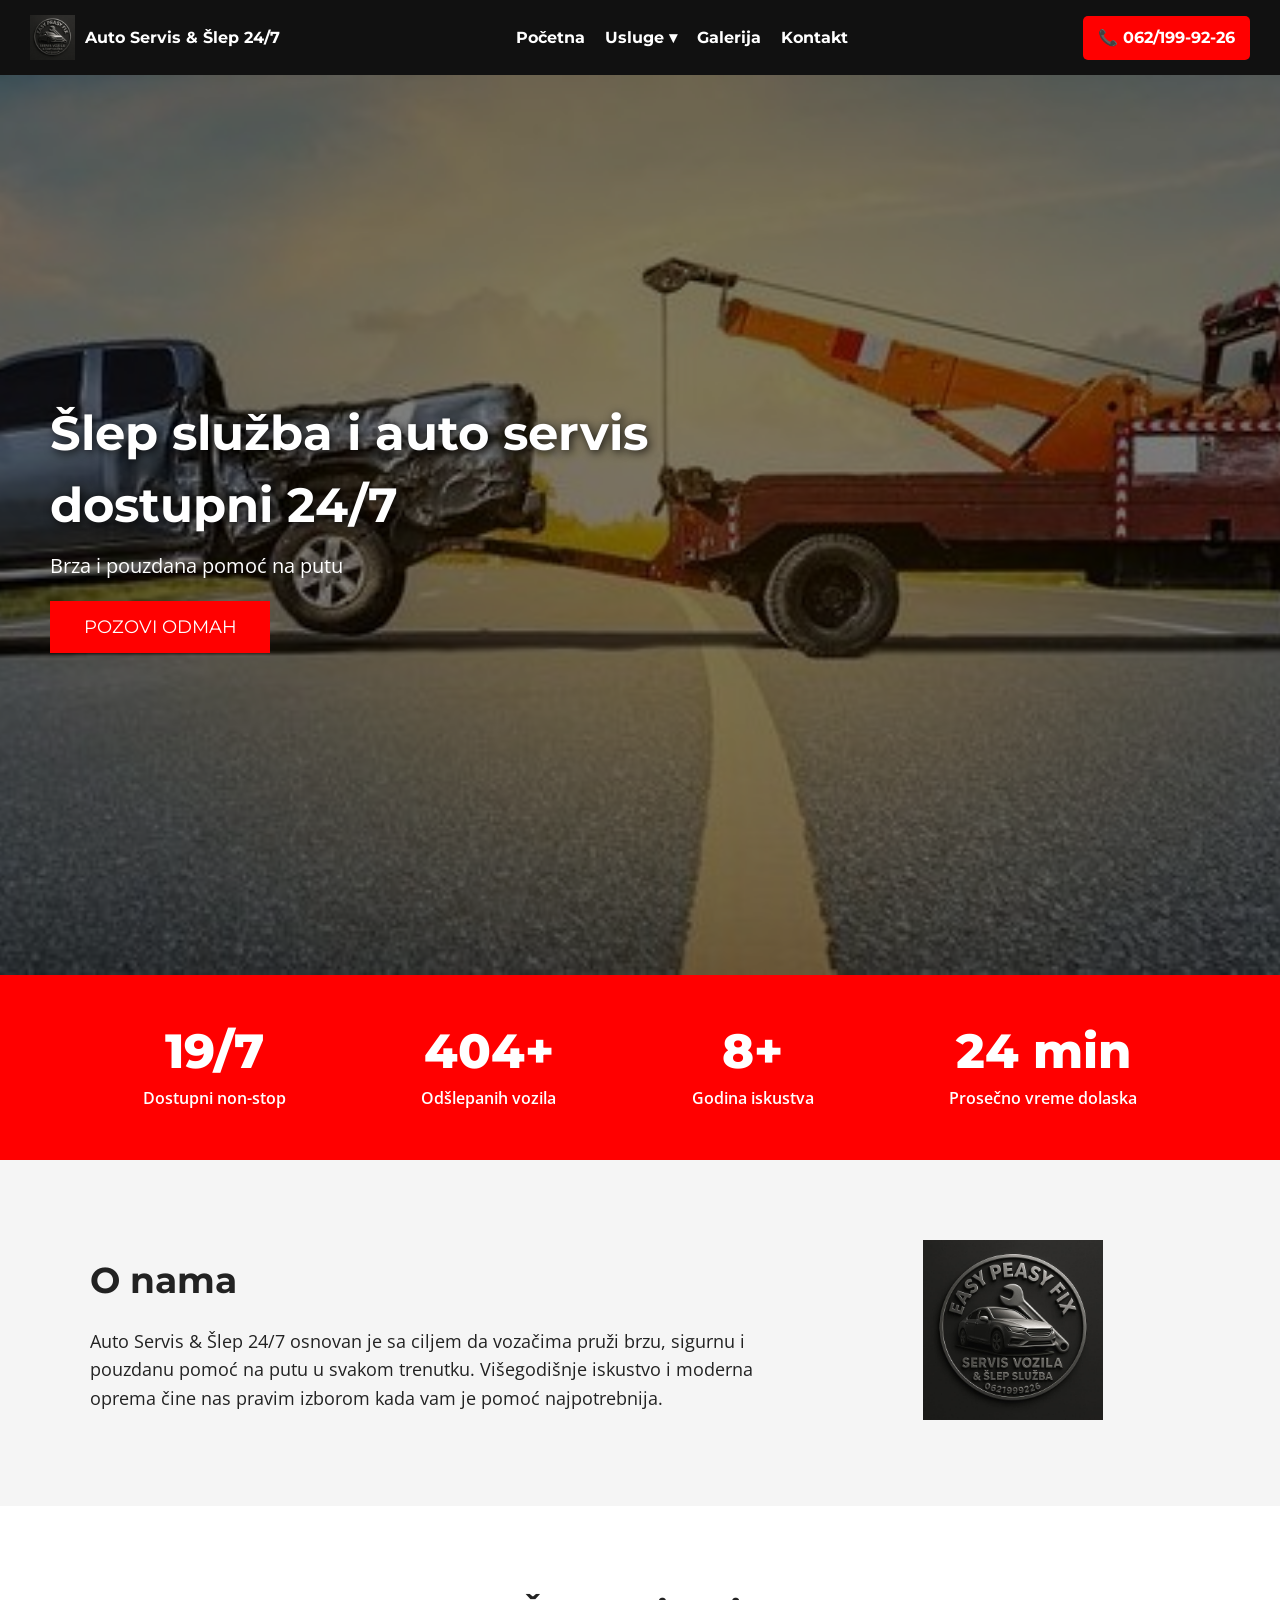
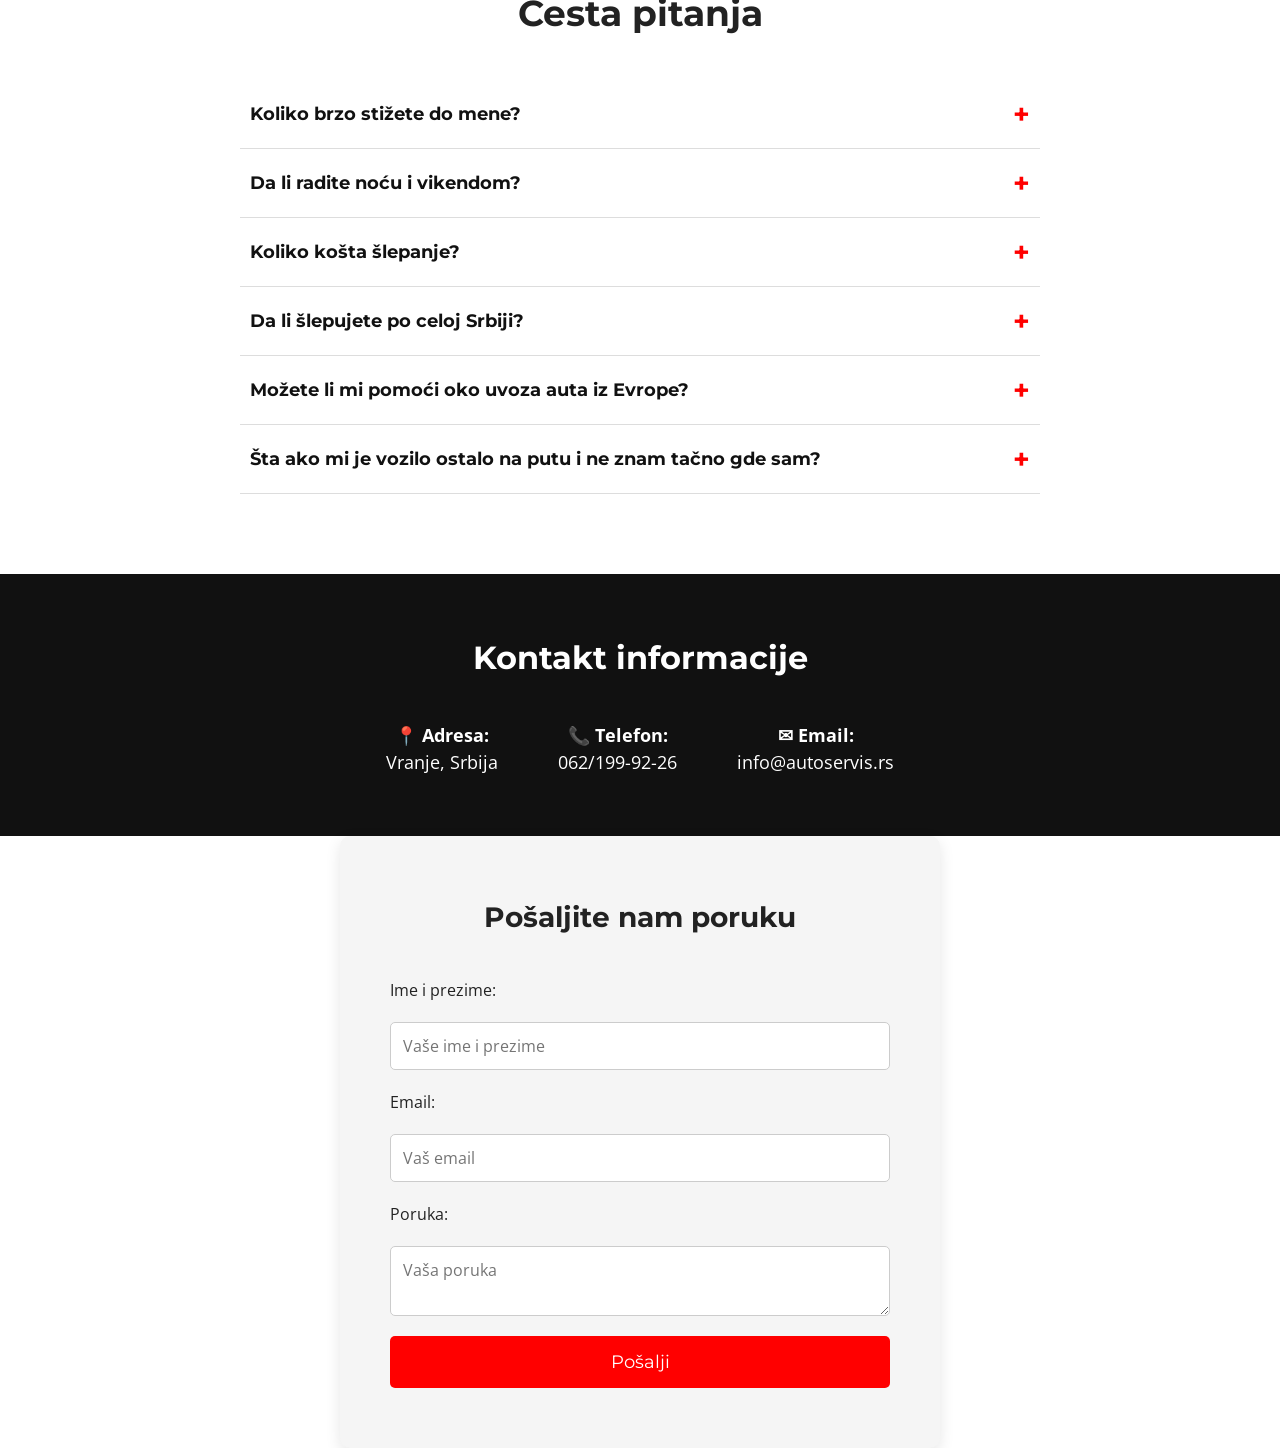
<file: index.html>
<!DOCTYPE html>
<html lang="sr">
<head>
    <meta charset="UTF-8">
    <meta name="viewport" content="width=device-width, initial-scale=1.0">
    <title>Auto Servis & Šlep 24/7</title>
    <link rel="preconnect" href="https://fonts.googleapis.com">
    <link rel="preconnect" href="https://fonts.gstatic.com" crossorigin>
    <link href="https://fonts.googleapis.com/css2?family=Montserrat:wght@500;700;800&family=Open+Sans:wght@400;600&display=swap" rel="stylesheet">
    <link rel="stylesheet" href="css/style.css">
    <script src="js/script.js" defer></script>
</head>

<body>

<header class="header">
    <div class="logo">
        <img src="img/logo.jpeg" alt="Logo">
        <span>Auto Servis & Šlep 24/7</span>
    </div>

    <button class="menu-toggle" id="menuToggle" aria-label="Meni">☰</button>

    <nav class="menu" id="menu">
        <a href="index.html">Početna</a>

        <div class="dropdown">
            <a href="usluge.html">Usluge ▾</a>

            <ul class="dropdown-menu">
                <li class="only-mobile"><a href="usluge.html">Sve usluge</a></li>

                <li class="dropdown-sub">
                    <a href="slep-sluzba.html">Šlep služba ›</a>

                    <ul class="dropdown-menu submenu">
                        <li><a href="slep-sluzba.html#slepanje">Šlepanje vozila</a></li>
                        <li><a href="slep-sluzba.html#pomoc">Pomoć na putu</a></li>
                        <li><a href="slep-sluzba.html#uvoz">Uvoz auta iz Evrope</a></li>
                        <li><a href="slep-sluzba.html#papiri">Pomoć oko papira</a></li>
                    </ul>
                </li>
                <li><a href="usluge.html">Auto servis</a></li>
                <li><a href="usluge.html">Dijagnostika</a></li>
            </ul>
        </div>

        <a href="galerija.html">Galerija</a>
        <a href="#kontakt">Kontakt</a>
    </nav>

    <div class="telefon">
        📞 062/199-92-26
    </div>
</header>

<section class="hero">
    <img src="img/slep-hero.jpg" class="hero-slide active" alt="Hero 1">
    <img src="img/car1.jpg" class="hero-slide" alt="Hero 2">
    <img src="img/car2.jpg" class="hero-slide" alt="Hero 3">

    <h1>Šlep služba i auto servis<br>dostupni 24/7</h1>
    <p>Brza i pouzdana pomoć na putu</p>
    <button onclick="pozovi()">POZOVI ODMAH</button>
</section>

<section class="brojaci">
    <div class="brojaci-grid">
        <div>
            <div class="brojac-broj" data-target="24" data-suffix="/7">0</div>
            <div class="brojac-tekst">Dostupni non-stop</div>
        </div>

        <div>
            <div class="brojac-broj" data-target="500" data-suffix="+">0</div>
            <div class="brojac-tekst">Odšlepanih vozila</div>
        </div>

        <div>
            <div class="brojac-broj" data-target="10" data-suffix="+">0</div>
            <div class="brojac-tekst">Godina iskustva</div>
        </div>

        <div>
            <div class="brojac-broj" data-target="30" data-suffix=" min">0</div>
            <div class="brojac-tekst">Prosečno vreme dolaska</div>
        </div>
    </div>
</section>

<section class="about">
    <div class="about-content">
        <div class="about-text">
            <h2>O nama</h2>
            <p>
                Auto Servis & Šlep 24/7 osnovan je sa ciljem da vozačima
                pruži brzu, sigurnu i pouzdanu pomoć na putu u svakom trenutku.
                Višegodišnje iskustvo i moderna oprema čine nas pravim izborom
                kada vam je pomoć najpotrebnija.
            </p>
        </div>

        <div class="about-logo">
            <img src="img/logo.jpeg" alt="Logo">
        </div>
    </div>
</section>

<section class="faq">
    <h2>Česta pitanja</h2>

    <div class="faq-lista">

        <div class="faq-item">
            <button class="faq-pitanje">Koliko brzo stižete do mene?</button>
            <div class="faq-odgovor">
                <p>Na poziv reagujemo odmah. Vreme dolaska zavisi od udaljenosti, a na teritoriji grada obično stižemo u roku od pola sata.</p>
            </div>
        </div>

        <div class="faq-item">
            <button class="faq-pitanje">Da li radite noću i vikendom?</button>
            <div class="faq-odgovor">
                <p>Da, šlep služba radi 24 sata dnevno, 7 dana u nedelji, uključujući praznike.</p>
            </div>
        </div>

        <div class="faq-item">
            <button class="faq-pitanje">Koliko košta šlepanje?</button>
            <div class="faq-odgovor">
                <p>Cena zavisi od razdaljine i vrste vozila. Pozovite nas, pa ćete odmah dobiti okvirnu cenu pre nego što krenemo.</p>
            </div>
        </div>

        <div class="faq-item">
            <button class="faq-pitanje">Da li šlepujete po celoj Srbiji?</button>
            <div class="faq-odgovor">
                <p>Da, prevozimo vozila na teritoriji cele Srbije, a po dogovoru i van granica zemlje.</p>
            </div>
        </div>

        <div class="faq-item">
            <button class="faq-pitanje">Možete li mi pomoći oko uvoza auta iz Evrope?</button>
            <div class="faq-odgovor">
                <p>Naravno. Pomažemo pri kupovini i transportu vozila, kao i oko carine, registracije i potrebne dokumentacije.</p>
            </div>
        </div>

        <div class="faq-item">
            <button class="faq-pitanje">Šta ako mi je vozilo ostalo na putu i ne znam tačno gde sam?</button>
            <div class="faq-odgovor">
                <p>Pozovite nas i opišite okolinu (naselje, putokaz, benzinska pumpa). Možete nam poslati i lokaciju preko telefona, pa ćemo vas lakše pronaći.</p>
            </div>
        </div>

    </div>
</section>

<section class="contact-info" id="kontakt">
    <h2>Kontakt informacije</h2>

    <div class="info-grid">
        <div>
            <strong>📍 Adresa:</strong><br>
            Vranje, Srbija
        </div>

        <div>
            <strong>📞 Telefon:</strong><br>
            062/199-92-26
        </div>

        <div>
            <strong>✉ Email:</strong><br>
            info@autoservis.rs
        </div>
    </div>
</section>

<section class="kontakt-forma">
    <h2>Pošaljite nam poruku</h2>

    <form id="contactForm">
        <input type="hidden" name="access_key" value="f0165eb0-2f01-420d-afba-5cde49ac2ec7">
        <input type="hidden" name="subject" value="Nova poruka sa sajta Auto Servis & Šlep 24/7">
        <input type="checkbox" name="botcheck" class="skriveno-polje" tabindex="-1" autocomplete="off">

        <label for="ime">Ime i prezime:</label>
        <input type="text" id="ime" name="name" placeholder="Vaše ime i prezime" required>

        <label for="email">Email:</label>
        <input type="email" id="email" name="email" placeholder="Vaš email" required>

        <label for="poruka">Poruka:</label>
        <textarea id="poruka" name="message" placeholder="Vaša poruka" required></textarea>

        <button type="submit">Pošalji</button>

        <div class="forma-poruka" id="formaPoruka"></div>
    </form>
</section>

</body>
</html>
</file>
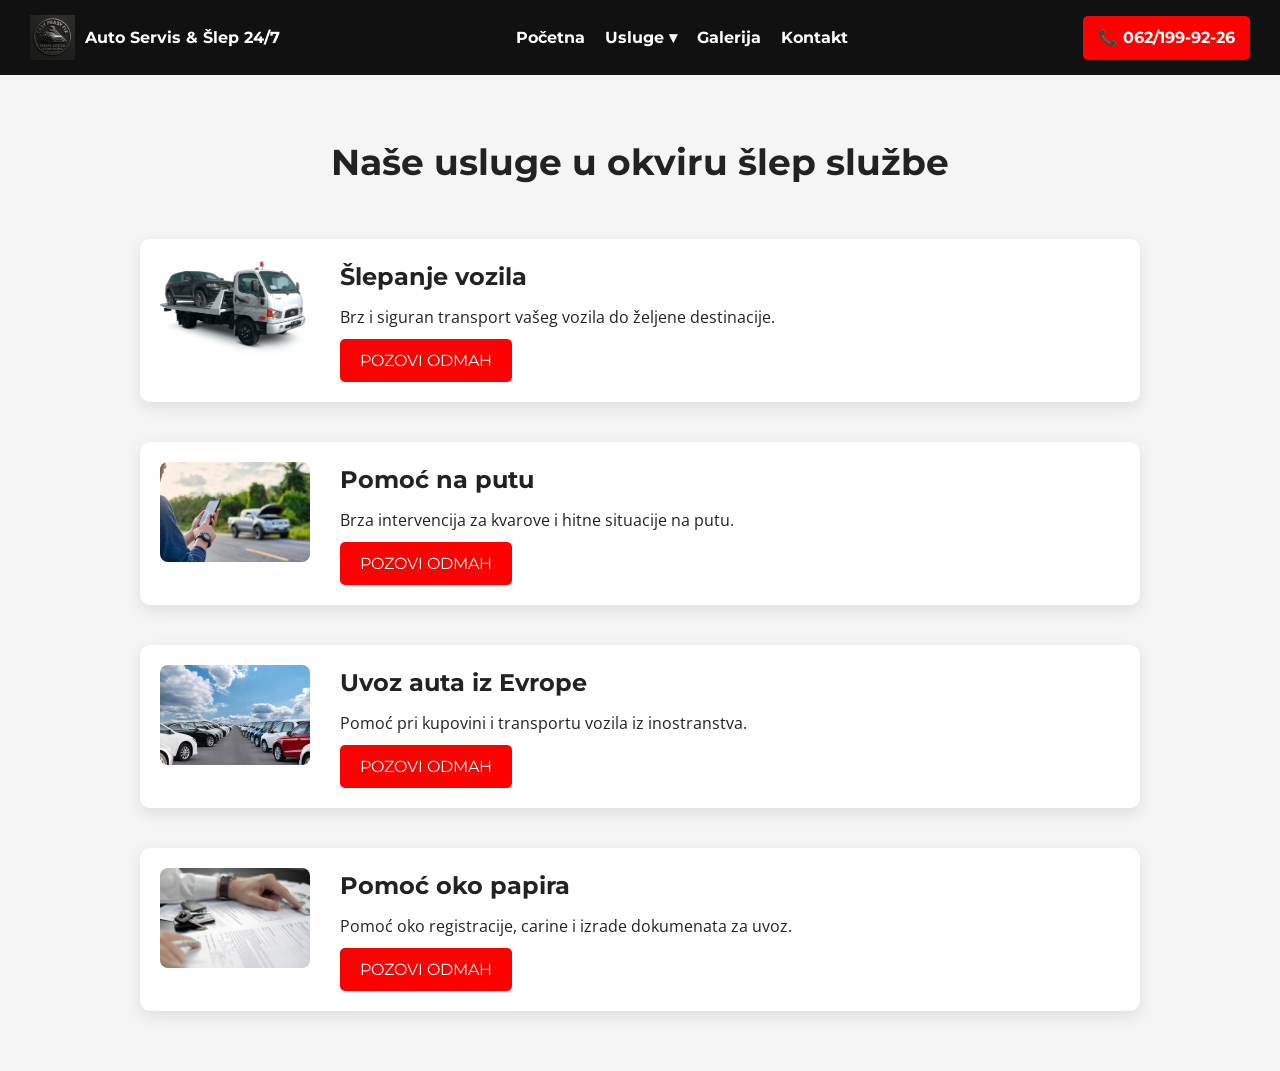
<file: slep-sluzba.html>
<!DOCTYPE html>
<html lang="sr">
<head>
    <meta charset="UTF-8">
    <meta name="viewport" content="width=device-width, initial-scale=1.0">
    <title>Šlep služba | Auto Servis & Šlep 24/7</title>
    <link rel="stylesheet" href="css/style.css">
    <link rel="preconnect" href="https://fonts.googleapis.com">
    <link rel="preconnect" href="https://fonts.gstatic.com" crossorigin>
    <link href="https://fonts.googleapis.com/css2?family=Montserrat:wght@500;700;800&family=Open+Sans:wght@400;600&display=swap" rel="stylesheet">
    <script src="js/script.js" defer></script>
</head>

<body>

<header class="header">
    <div class="logo">
        <img src="img/logo.jpeg" alt="Logo">
        <span>Auto Servis & Šlep 24/7</span>
    </div>

    <button class="menu-toggle" id="menuToggle" aria-label="Meni">☰</button>

    <nav class="menu" id="menu">
        <a href="index.html">Početna</a>

        <div class="dropdown">
            <a href="usluge.html">Usluge ▾</a>

            <ul class="dropdown-menu">
                <li class="only-mobile"><a href="usluge.html">Sve usluge</a></li>

                <li class="dropdown-sub">
                    <a href="slep-sluzba.html">Šlep služba ›</a>

                    <ul class="dropdown-menu submenu">
                        <li><a href="slep-sluzba.html#slepanje">Šlepanje vozila</a></li>
                        <li><a href="slep-sluzba.html#pomoc">Pomoć na putu</a></li>
                        <li><a href="slep-sluzba.html#uvoz">Uvoz auta iz Evrope</a></li>
                        <li><a href="slep-sluzba.html#papiri">Pomoć oko papira</a></li>
                    </ul>
                </li>
                <li><a href="usluge.html">Auto servis</a></li>
                <li><a href="usluge.html">Dijagnostika</a></li>
            </ul>
        </div>

        <a href="galerija.html">Galerija</a>
        <a href="index.html#kontakt">Kontakt</a>
    </nav>

    <div class="telefon">
        📞 062/199-92-26
    </div>
</header>

<section class="slep-services">
    <div class="container">
        <h1>Naše usluge u okviru šlep službe</h1>

        <ul class="slep-list">
            <li id="slepanje">
                <img src="img/slep1.jpg" alt="Šlepanje vozila">
                <div class="slep-text">
                    <h2>Šlepanje vozila</h2>
                    <p>Brz i siguran transport vašeg vozila do željene destinacije.</p>
                    <button onclick="pozovi()">POZOVI ODMAH</button>
                </div>
            </li>

            <li id="pomoc">
                <img src="img/uvoz.jpg" alt="Pomoć na putu">
                <div class="slep-text">
                    <h2>Pomoć na putu</h2>
                    <p>Brza intervencija za kvarove i hitne situacije na putu.</p>
                    <button onclick="pozovi()">POZOVI ODMAH</button>
                </div>
            </li>

            <li id="uvoz">
                <img src="img/uvozz.jpg" alt="Uvoz auta iz Evrope">
                <div class="slep-text">
                    <h2>Uvoz auta iz Evrope</h2>
                    <p>Pomoć pri kupovini i transportu vozila iz inostranstva.</p>
                    <button onclick="pozovi()">POZOVI ODMAH</button>
                </div>
            </li>

            <li id="papiri">
                <img src="img/papiri.jpg" alt="Pomoć oko papira">
                <div class="slep-text">
                    <h2>Pomoć oko papira</h2>
                    <p>Pomoć oko registracije, carine i izrade dokumenata za uvoz.</p>
                    <button onclick="pozovi()">POZOVI ODMAH</button>
                </div>
            </li>
        </ul>
    </div>
</section>

</body>
</html>
</file>
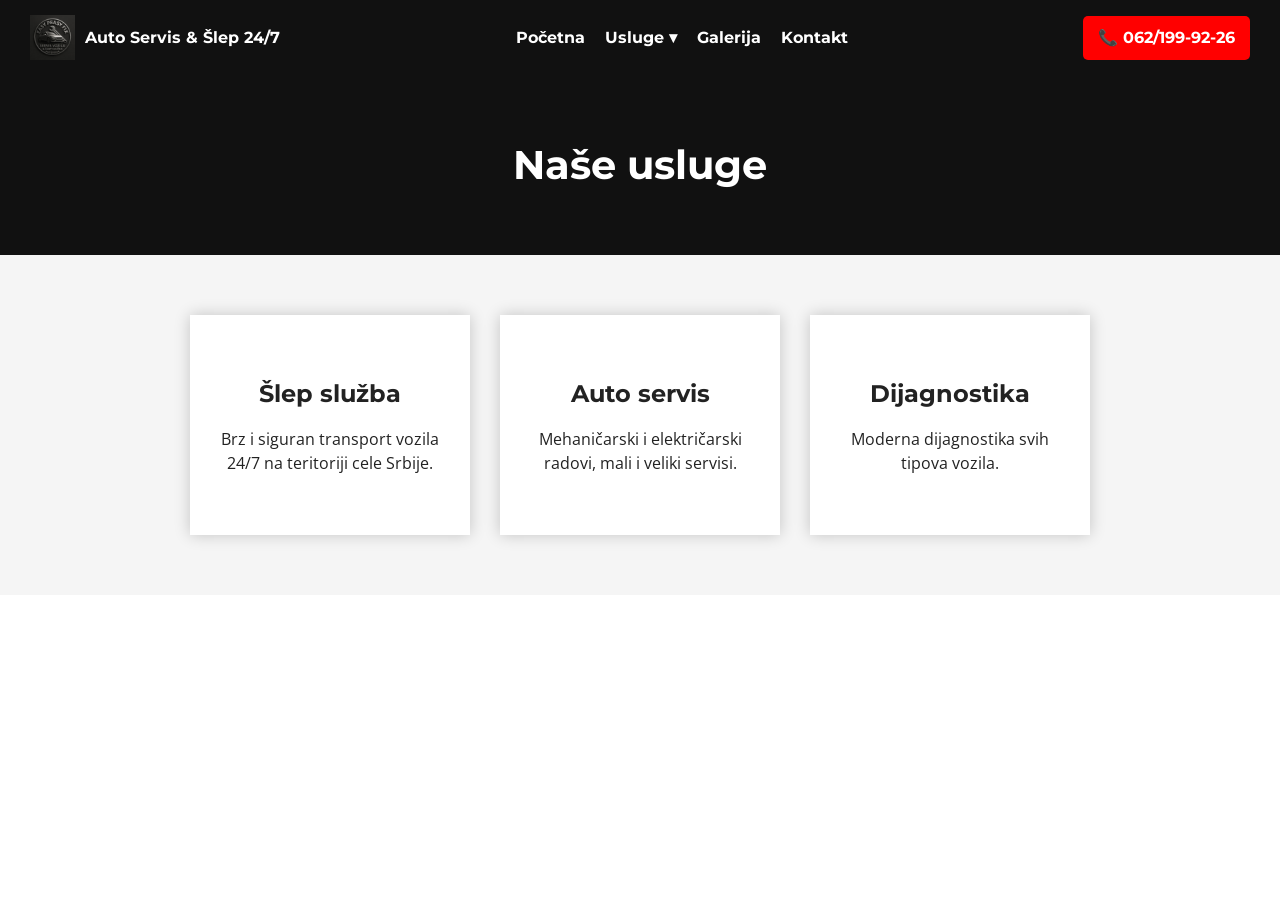
<file: usluge.html>
<!DOCTYPE html>
<html lang="sr">
<head>
    <meta charset="UTF-8">
    <meta name="viewport" content="width=device-width, initial-scale=1.0">
    <title>Naše usluge | Auto Servis & Šlep 24/7</title>
    <link rel="preconnect" href="https://fonts.googleapis.com">
    <link rel="preconnect" href="https://fonts.gstatic.com" crossorigin>
    <link href="https://fonts.googleapis.com/css2?family=Montserrat:wght@500;700;800&family=Open+Sans:wght@400;600&display=swap" rel="stylesheet">
    <link rel="stylesheet" href="css/style.css">
    <script src="js/script.js" defer></script>
    <script src="js/usluge.js" defer></script>
</head>

<body>

<header class="header">
    <div class="logo">
        <img src="img/logo.jpeg" alt="Logo">
        <span>Auto Servis & Šlep 24/7</span>
    </div>

    <button class="menu-toggle" id="menuToggle" aria-label="Meni">☰</button>

    <nav class="menu" id="menu">
        <a href="index.html">Početna</a>

        <div class="dropdown">
            <a href="usluge.html">Usluge ▾</a>

            <ul class="dropdown-menu">
                <li class="only-mobile"><a href="usluge.html">Sve usluge</a></li>

                <li class="dropdown-sub">
                    <a href="slep-sluzba.html">Šlep služba ›</a>

                    <ul class="dropdown-menu submenu">
                        <li><a href="slep-sluzba.html#slepanje">Šlepanje vozila</a></li>
                        <li><a href="slep-sluzba.html#pomoc">Pomoć na putu</a></li>
                        <li><a href="slep-sluzba.html#uvoz">Uvoz auta iz Evrope</a></li>
                        <li><a href="slep-sluzba.html#papiri">Pomoć oko papira</a></li>
                    </ul>
                </li>
                <li><a href="usluge.html">Auto servis</a></li>
                <li><a href="usluge.html">Dijagnostika</a></li>
            </ul>
        </div>

        <a href="galerija.html">Galerija</a>
        <a href="index.html#kontakt">Kontakt</a>
    </nav>

    <div class="telefon">
        📞 062/199-92-26
    </div>
</header>

<section class="page-title">
    <h1>Naše usluge</h1>
</section>

<section class="usluge-red">

    <div class="service-box" data-slika="slep">
        <h2>Šlep služba</h2>
        <p>Brz i siguran transport vozila 24/7 na teritoriji cele Srbije.</p>
    </div>

    <div class="service-box" data-slika="servis">
        <h2>Auto servis</h2>
        <p>Mehaničarski i električarski radovi, mali i veliki servisi.</p>
    </div>

    <div class="service-box" data-slika="dijagnostika">
        <h2>Dijagnostika</h2>
        <p>Moderna dijagnostika svih tipova vozila.</p>
    </div>

</section>

</body>
</html>
</file>
<file: css/style.css>
* {
    margin: 0;
    padding: 0;
    box-sizing: border-box;
}

body {
    font-family: 'Open Sans', sans-serif;
    color: #222;
    line-height: 1.5;
}


button,
input,
textarea {
    font-family: inherit;
}

h1,
h2,
h3,
.menu a,
.telefon,
.logo span,
button {
    font-family: 'Montserrat', sans-serif;
}

.logo span {
    font-weight: 700;
}

html {
    scroll-behavior: smooth;
}

#kontakt,
.slep-list li {
    scroll-margin-top: 90px;
}



.header {
    background: #111;
    color: white;
    display: flex;
    align-items: center;
    justify-content: space-between;
    padding: 15px 30px;

    position: sticky;
    top: 0;
    z-index: 2000;
}

.logo {
    display: flex;
    align-items: center;
    gap: 10px;
}

.logo img {
    width: 45px;
}

.menu {
    display: flex;
    align-items: center;
}

.menu a {
    color: white;
    margin: 0 10px;
    text-decoration: none;
    font-weight: bold;
}

.menu a:hover {
    color: red;
}

.telefon {
    background: red;
    padding: 10px 15px;
    border-radius: 5px;
    font-weight: bold;
}



.dropdown {
    position: relative;
}

.dropdown > a {
    display: inline-block;
    padding: 10px 0;
}

.dropdown-menu {
    display: none;
    position: absolute;
    top: 100%;
    left: 0;

    min-width: 230px;
    padding: 5px 0;

    background: #111;
    list-style: none;

    border-radius: 0 0 6px 6px;
    box-shadow: 0 8px 20px rgba(0, 0, 0, 0.4);

    z-index: 1000;
}

.dropdown-menu li {
    position: relative;
}

.dropdown-menu a {
    display: block;
    margin: 0;
    padding: 12px 18px;
    white-space: nowrap;
}

.dropdown-menu a:hover {
    background: #222;
    color: red;
}

.dropdown:hover > .dropdown-menu {
    display: block;
}

.submenu {
    top: 0;
    left: 100%;
    border-radius: 6px;
}

.dropdown-sub:hover > .submenu {
    display: block;
}



.hero {
    position: relative;
    height: 100vh;
    color: white;

    display: flex;
    flex-direction: column;
    justify-content: center;

    padding-left: 50px;
    text-align: left;

    overflow: hidden;
}

.hero::before {
    content: "";
    position: absolute;
    top: 0;
    left: 0;
    width: 100%;
    height: 100%;
    background: rgba(0, 0, 0, 0.5);
    z-index: 1;
}

.hero h1,
.hero p,
.hero button {
    position: relative;
    z-index: 2;
}

.hero-slide {
    position: absolute;
    top: 0;
    left: 0;
    width: 100%;
    height: 100%;
    object-fit: cover;
    opacity: 0;
    transition: opacity 1s ease-in-out;
    z-index: 0;
}

.hero-slide.active {
    opacity: 1;
}

.hero h1 {
    font-size: 48px;
    margin-bottom: 10px;
    text-shadow: 2px 2px 10px rgba(0, 0, 0, 0.8);
}

.hero p {
    font-size: 20px;
    margin-bottom: 20px;
}

.hero button {
    width: 220px;
    padding: 15px;
    background: red;
    color: white;
    border: none;
    font-size: 18px;
    cursor: pointer;
}

.hero button:hover {
    background: darkred;
}



.about {
    background: #f5f5f5;
    padding: 80px 50px;
}

.about-content {
    max-width: 1100px;
    margin: auto;
    display: flex;
    align-items: center;
    justify-content: space-between;
    gap: 40px;
}

.about-text {
    flex: 2;
}

.about-text h2 {
    font-size: 36px;
    margin-bottom: 20px;
}

.about-text p {
    font-size: 18px;
    line-height: 1.6;
}

.about-logo {
    flex: 1;
    text-align: center;
}

.about-logo img {
    width: 180px;
}



.contact-info {
    background: #111;
    color: white;
    padding: 60px 50px;
    text-align: center;
}

.contact-info h2 {
    margin-bottom: 40px;
    font-size: 32px;
}

.info-grid {
    display: flex;
    justify-content: center;
    gap: 60px;
    font-size: 18px;
}



.page-title {
    background: #111;
    color: white;
    padding: 60px;
    text-align: center;
}

.page-title h1 {
    font-size: 40px;
}


.services {
    padding: 60px;
    display: flex;
    justify-content: center;
    gap: 30px;
    background: #f5f5f5;
}

.service-box {
    position: relative;

    width: 280px;
    min-height: 220px;
    padding: 30px;

    background-color: white;
    box-shadow: 0 0 15px rgba(0, 0, 0, 0.2);

    text-align: center;

    display: flex;
    flex-direction: column;
    justify-content: center;

    background-size: cover;
    background-position: center;
    background-repeat: no-repeat;

    transition: 0.4s;
    cursor: pointer;
    overflow: hidden;
}

.service-box h2,
.service-box p {
    position: relative;
    z-index: 2;
}

.service-box h2 {
    margin-bottom: 15px;
}

.service-box p {
    line-height: 1.5;
}

.service-box:hover {
    transform: scale(1.05);
    box-shadow: 0 5px 20px rgba(0, 0, 0, 0.4);
}

.service-box:hover h2,
.service-box:hover p {
    color: white;
    text-shadow: 2px 2px 5px black;
}

.service-box::before {
    content: "";
    position: absolute;
    top: 0;
    left: 0;
    width: 100%;
    height: 100%;
    background: rgba(0, 0, 0, 0);
    transition: 0.4s;
    z-index: 1;
}

.service-box:hover::before {
    background: rgba(0, 0, 0, 0.35);
}



.slep-services {
    padding: 60px 50px;
    background: #f5f5f5;
}

.slep-services h1 {
    text-align: center;
    margin-bottom: 50px;
    font-size: 36px;
}

.slep-list {
    list-style: none;
    display: flex;
    flex-direction: column;
    gap: 40px;
    max-width: 1000px;
    margin: auto;
    padding: 0;
}

.slep-list li {
    display: flex;
    gap: 30px;
    align-items: flex-start;

    background: white;
    padding: 20px;
    border-radius: 10px;
    box-shadow: 0 5px 15px rgba(0, 0, 0, 0.1);

    transition: transform 0.3s, box-shadow 0.3s;
    scroll-margin-top: 20px;
}

.slep-list li:hover {
    transform: translateY(-5px);
    box-shadow: 0 10px 20px rgba(0, 0, 0, 0.15);
}

.slep-list img {
    width: 150px;
    height: 100px;
    object-fit: cover;
    border-radius: 8px;
}

.slep-text h2 {
    margin-bottom: 10px;
}

.slep-text p {
    font-size: 16px;
    line-height: 1.5;
}

.slep-text button {
    margin-top: 10px;
    padding: 12px 20px;
    background: red;
    color: white;
    border: none;
    border-radius: 5px;
    font-size: 16px;
    cursor: pointer;
    transition: background 0.3s, transform 0.2s;
}

.slep-text button:hover {
    background: darkred;
    transform: scale(1.05);
}



.kontakt-forma {
    background: #f5f5f5;
    padding: 60px 50px;
    max-width: 600px;
    margin: auto;
    border-radius: 10px;
    box-shadow: 0 5px 15px rgba(0, 0, 0, 0.1);
}

.kontakt-forma h2 {
    text-align: center;
    margin-bottom: 40px;
    font-size: 28px;
}

.kontakt-forma form {
    display: flex;
    flex-direction: column;
    gap: 20px;
}

.kontakt-forma input,
.kontakt-forma textarea {
    padding: 12px;
    font-size: 16px;
    border: 1px solid #ccc;
    border-radius: 5px;
    width: 100%;
    resize: vertical;
}

.kontakt-forma button {
    padding: 15px;
    background: red;
    color: white;
    border: none;
    border-radius: 5px;
    font-size: 18px;
    cursor: pointer;
    transition: background 0.3s;
}

.kontakt-forma button:hover {
    background: darkred;
}



.galerija {
    padding: 60px 50px;
    background: #f5f5f5;
}

.filteri {
    display: flex;
    justify-content: center;
    flex-wrap: wrap;
    gap: 10px;
    margin-bottom: 40px;
}

.filter-btn {
    padding: 10px 22px;
    background: white;
    color: #111;
    border: 2px solid #111;
    border-radius: 30px;
    font-size: 15px;
    font-weight: 700;
    cursor: pointer;
    transition: background 0.3s, color 0.3s, border-color 0.3s;
}

.filter-btn:hover {
    border-color: red;
    color: red;
}

.filter-btn.active {
    background: red;
    border-color: red;
    color: white;
}

.galerija-grid {
    max-width: 1100px;
    margin: auto;
    display: grid;
    grid-template-columns: repeat(auto-fill, minmax(260px, 1fr));
    gap: 20px;
}

.galerija-item {
    height: 220px;
    border-radius: 10px;
    overflow: hidden;
    cursor: pointer;
    box-shadow: 0 5px 15px rgba(0, 0, 0, 0.15);
}

.galerija-item img {
    width: 100%;
    height: 100%;
    object-fit: cover;
    transition: transform 0.4s;
}

.galerija-item:hover img {
    transform: scale(1.1);
}

.galerija-item.sakriveno {
    display: none;
}



.lightbox {
    display: none;
    position: fixed;
    top: 0;
    left: 0;
    width: 100%;
    height: 100%;
    background: rgba(0, 0, 0, 0.92);
    align-items: center;
    justify-content: center;
    z-index: 5000;
}

.lightbox.otvoren {
    display: flex;
}

.lightbox img {
    max-width: 90%;
    max-height: 85vh;
    border-radius: 6px;
}

.lb-zatvori,
.lb-strelica {
    position: absolute;
    background: none;
    border: none;
    color: white;
    cursor: pointer;
    transition: color 0.3s;
}

.lb-zatvori:hover,
.lb-strelica:hover {
    color: red;
}

.lb-zatvori {
    top: 20px;
    right: 30px;
    font-size: 34px;
}

.lb-strelica {
    top: 50%;
    transform: translateY(-50%);
    font-size: 70px;
    padding: 0 20px;
}

.lb-prev { left: 10px; }
.lb-next { right: 10px; }




.forma-poruka {
    display: none;
    padding: 12px;
    border-radius: 5px;
    text-align: center;
    font-weight: 600;
}

.forma-poruka.uspeh {
    display: block;
    background: #e6f4ea;
    color: #1e7e34;
}

.forma-poruka.greska {
    display: block;
    background: #fdecea;
    color: #b71c1c;
}

.kontakt-forma button:disabled {
    background: #999;
    cursor: wait;
}

.skriveno-polje {
    display: none;
}



.brojaci {
    background: red;
    color: white;
    padding: 50px;
}

.brojaci-grid {
    max-width: 1100px;
    margin: auto;
    display: flex;
    justify-content: space-around;
    gap: 30px;
    text-align: center;
}

.brojac-broj {
    font-family: 'Montserrat', sans-serif;
    font-size: 48px;
    font-weight: 800;
    line-height: 1.1;
}

.brojac-tekst {
    margin-top: 8px;
    font-size: 16px;
    font-weight: 600;
}



.faq {
    background: white;
    padding: 80px 50px;
}

.faq h2 {
    text-align: center;
    font-size: 36px;
    margin-bottom: 40px;
}

.faq-lista {
    max-width: 800px;
    margin: auto;
}

.faq-item {
    border-bottom: 1px solid #ddd;
}

.faq-pitanje {
    width: 100%;
    display: flex;
    justify-content: space-between;
    align-items: center;
    gap: 20px;

    padding: 20px 10px;

    background: none;
    border: none;

    text-align: left;
    font-size: 18px;
    font-weight: 700;
    color: #111;

    cursor: pointer;
    transition: color 0.3s;
}

.faq-pitanje:hover {
    color: red;
}

.faq-pitanje::after {
    content: "+";
    font-size: 28px;
    line-height: 1;
    color: red;
    flex-shrink: 0;
    transition: transform 0.3s;
}

.faq-item.open .faq-pitanje::after {
    content: "−";
}

.faq-odgovor {
    max-height: 0;
    overflow: hidden;
    transition: max-height 0.4s ease;
}

.faq-odgovor p {
    padding: 0 10px 20px;
    font-size: 16px;
    line-height: 1.6;
}



.nazad-na-vrh {
    position: fixed;
    right: 25px;
    bottom: 25px;

    width: 50px;
    height: 50px;

    background: red;
    color: white;

    border: none;
    border-radius: 50%;

    font-size: 24px;
    line-height: 1;

    cursor: pointer;
    box-shadow: 0 5px 15px rgba(0, 0, 0, 0.3);

    opacity: 0;
    visibility: hidden;
    transform: translateY(20px);

    transition: opacity 0.3s, transform 0.3s, visibility 0.3s, background 0.3s;

    z-index: 1500;
}

.nazad-na-vrh.vidljivo {
    opacity: 1;
    visibility: visible;
    transform: translateY(0);
}

.nazad-na-vrh:hover {
    background: darkred;
}



.menu-toggle {
    display: none;
    background: none;
    border: 2px solid white;
    color: white;
    font-size: 26px;
    line-height: 1;
    padding: 4px 12px;
    border-radius: 5px;
    cursor: pointer;
}

.only-mobile {
    display: none;
}


@media (max-width: 768px) {

    .header {
        flex-wrap: wrap;
        justify-content: space-between;
        gap: 15px;
    }

    .menu-toggle {
        display: block;
    }

  
    .menu {
        display: none;
        width: 100%;
        flex-direction: column;
        align-items: stretch;
        text-align: center;
        gap: 0;
    }

    .menu.open {
        display: flex;
    }

    .menu a {
        display: block;
        margin: 0;
        padding: 12px 10px;
    }

    .telefon {
        width: 100%;
        text-align: center;
    }

    
    .dropdown > .dropdown-menu,
    .dropdown:hover > .dropdown-menu,
    .dropdown-sub:hover > .submenu {
        display: none;
    }

    .dropdown.open > .dropdown-menu,
    .dropdown-sub.open > .submenu {
        display: block;
    }

    .dropdown-menu {
        position: static;
        min-width: 0;
        padding: 0 0 0 15px;
        background: transparent;
        box-shadow: none;
        border-radius: 0;
    }

    .dropdown-menu a {
        padding: 10px;
        font-weight: normal;
    }

    .only-mobile {
        display: block;
    }

    .hero {
        padding-left: 20px;
        padding-right: 20px;
        text-align: center;
    }

    .hero h1 {
        font-size: 32px;
    }

    .about-content {
        flex-direction: column;
        text-align: center;
    }

    .info-grid {
        flex-direction: column;
        gap: 20px;
    }

    .services {
        flex-direction: column;
        align-items: center;
        padding: 40px 20px;
    }

    .service-box {
        width: 100%;
        max-width: 350px;
    }

    .slep-list li {
        flex-direction: column;
        align-items: center;
        text-align: center;
    }

    .slep-list img {
        width: 100%;
        height: auto;
    }

    .slep-text button {
        width: 80%;
    }

    .kontakt-forma {
        padding: 40px 20px;
    }

        .galerija {
        padding: 40px 20px;
    }

    .lb-strelica {
        font-size: 50px;
        padding: 0 10px;
    }

        .header {
        max-height: 100vh;
        overflow-y: auto;
    }

        .brojaci {
        padding: 40px 20px;
    }

    .brojaci-grid {
        flex-wrap: wrap;
    }

    .brojaci-grid > div {
        width: 45%;
    }

    .brojac-broj {
        font-size: 36px;
    }

    .faq {
        padding: 50px 20px;
    }

    .faq h2 {
        font-size: 28px;
    }

    .faq-pitanje {
        font-size: 16px;
    }

    .nazad-na-vrh {
        right: 15px;
        bottom: 15px;
    }

}

/* ========== USLUGE - RED KARTICA ========== */

.usluge-red {
    display: flex;
    flex-wrap: wrap;
    justify-content: center;
    align-items: stretch;
    gap: 30px;

    padding: 60px;
    background: #f5f5f5;
}

@media (max-width: 768px) {
    .usluge-red {
        flex-direction: column;
        align-items: center;
        padding: 40px 20px;
    }
}
</file>
